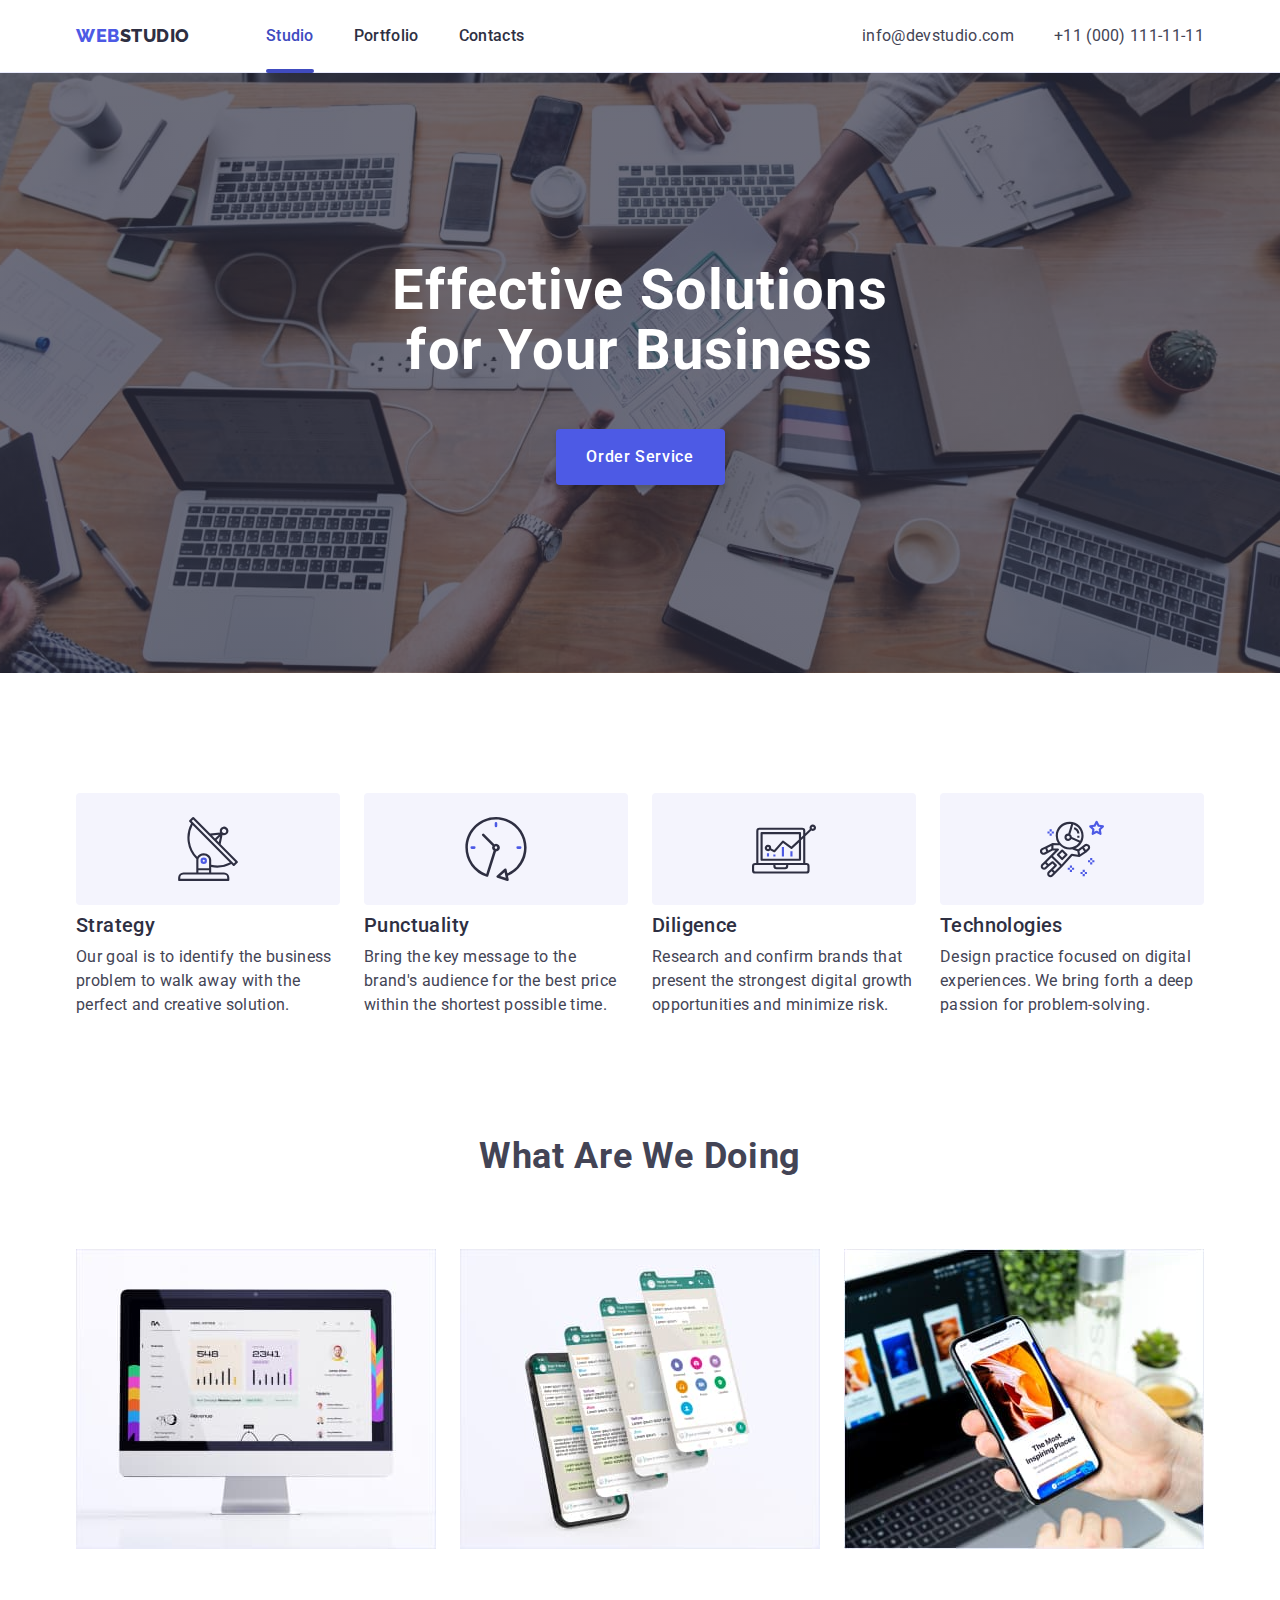
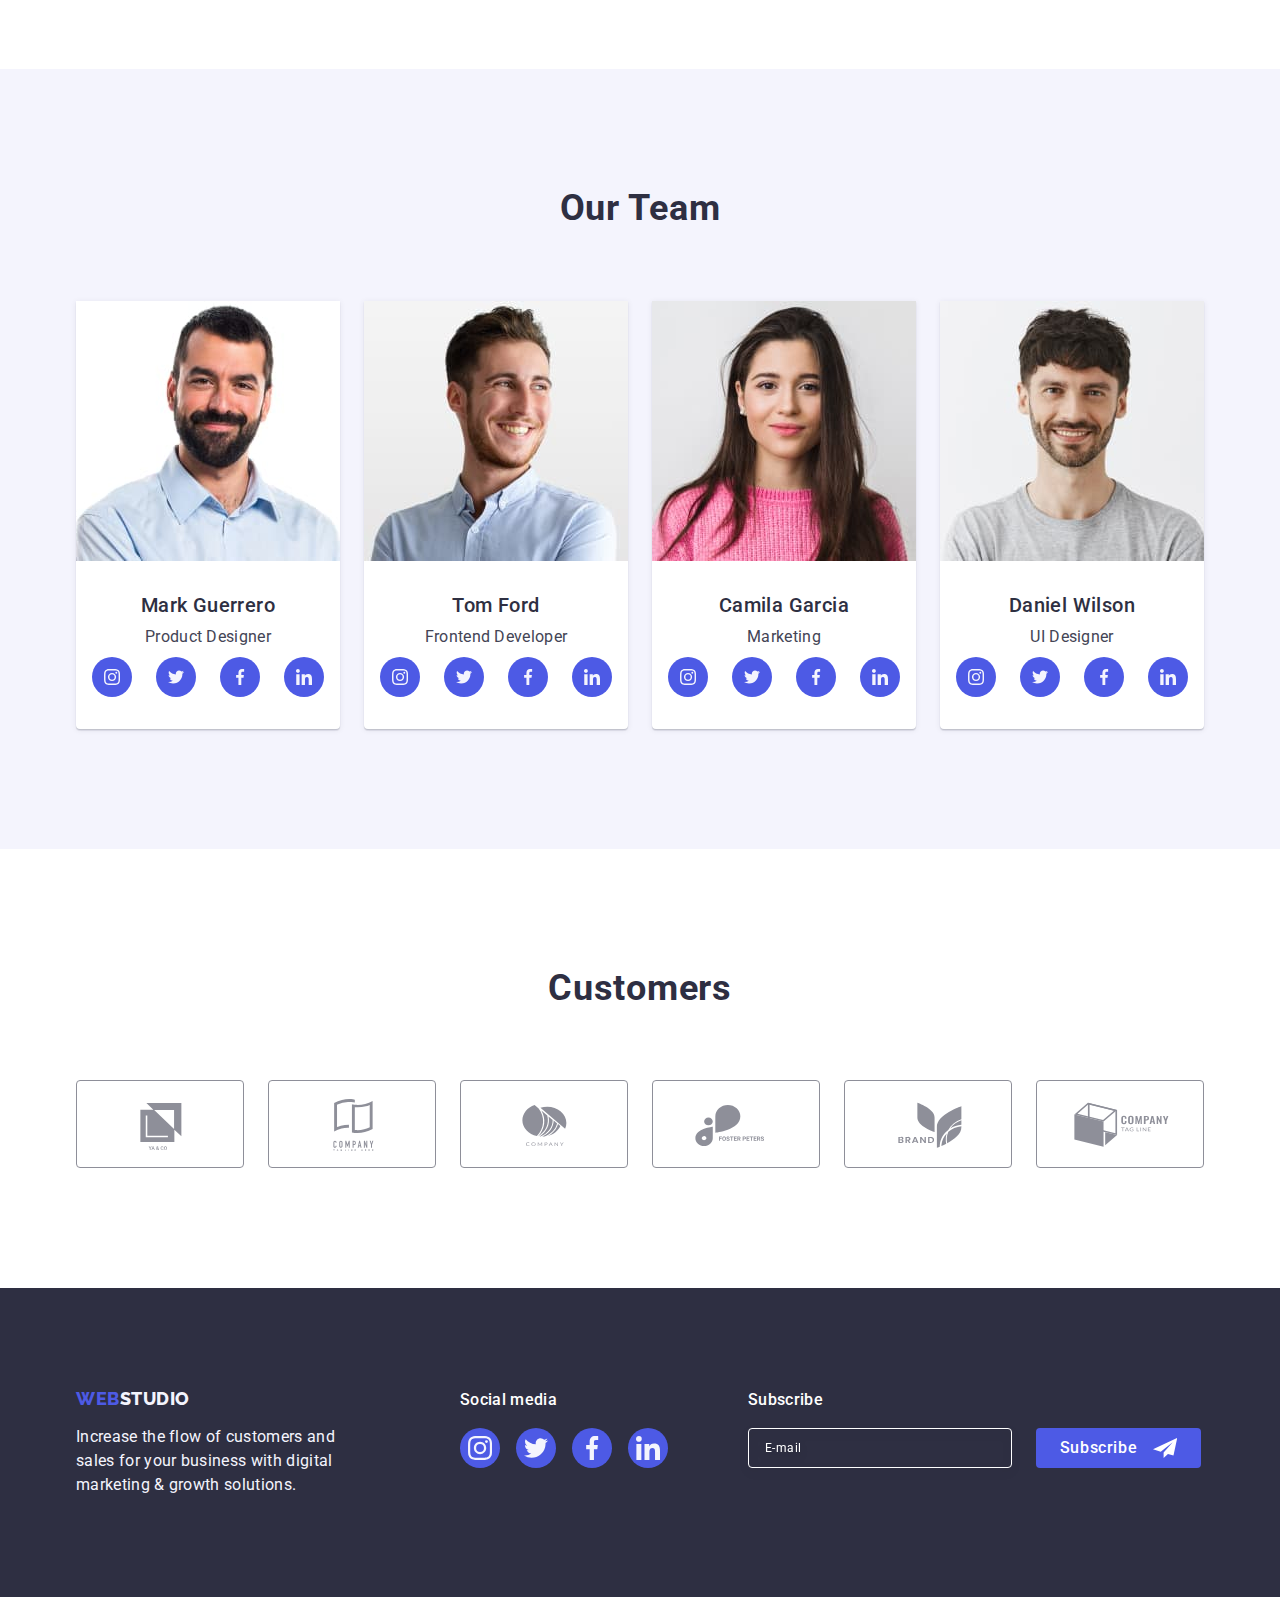
<file: index.html>
<!DOCTYPE html>
<html lang="en">
<head>
    <meta charset="UTF-8">
    <meta http-equiv="X-UA-Compatible" content="IE=edge">
    <meta name="viewport" content="width=device-width, initial-scale=1.0">
    <title>Web Studio</title>
    <link rel="stylesheet" href="https://cdnjs.cloudflare.com/ajax/libs/modern-normalize/1.1.0/modern-normalize.min.css">
    <link rel="preconnect" href="https://fonts.googleapis.com">
    <link rel="preconnect" href="https://fonts.gstatic.com" crossorigin>
    <link href="https://fonts.googleapis.com/css2?family=Raleway:wght@800&family=Roboto:wght@400;500;700;900&display=swap" rel="stylesheet">
    <link rel="stylesheet" href="./css/styles.css">
</head>
<body>
    <!-- header -->
    <header class="header-index">
        <div class="div-header container">
    <nav class="nav-header list">
        <a class="logo-web link" href="./index.html">Web<span class="logo-stu link">Studio</span></a>
    <ul class="menu list">
    <li><a class="menu-list current link" href="./index.html">Studio</a></li>
    <li><a class="menu-list link" href="./portfolio.html">Portfolio</a></li>
    <li><a class="menu-list link" href="">Contacts</a></li>
    </ul>
    </nav>
    <address class="contact">
        <ul class="contact-container list">
            <li><a class="contact-list link" href="mailto:info@devstudio.com">info@devstudio.com</a></li>
            <li><a class="contact-list link" href="tel:+110001111111">+11 (000) 111-11-11</a></li>
        </ul>
    </address>
    </div>
    </header>
    <!-- main -->
    <main>
        <!-- section 1 -->
    <section class="hero">
        <div class="hero-content container">
        <h1 class="title-index">Effective Solutions
        for Your Business</h1>
        <button class="order-btn" type="button" data-modal-open>Order Service</button>
        </div>
    </section>
        <!-- section 2 Features-->
    <section class="features-container"><div class="container">
        <h2 hidden class="hidden-features">Features</h2>
        <ul class="features-container-list list">
        <li class="firstlist-features-container">
            <div class="div-icon-features"><svg width="64" height="64">
                <use href="./images/icons.svg#icon-antena1"></use>
            </svg></div><h3 class="title-features">Strategy</h3>
        <p class="small-text">Our goal is to identify the business
        problem to walk away with the perfect and creative solution. </p></li>
        <li class="firstlist-features-container">
            <div class="div-icon-features"><svg width="64" height="64">
                <use href="./images/icons.svg#icon-clock1"></use>
        </svg></div><h3 class="title-features">Punctuality</h3>
        <p class="small-text">Bring the key message to the brand's audience for the best price within the shortest possible time.</p></li>
        <li class="firstlist-features-container">
            <div class="div-icon-features"><svg width="64" height="64">
                <use href="./images/icons.svg#icon-diagram1"></use>
        </svg></div><h3 class="title-features">Diligence</h3>
        <p class="small-text">Research and confirm brands that present the strongest digital growth opportunities and minimize risk.</p></li>
        <li class="firstlist-features-container">
            <div class="div-icon-features"><svg width="64" height="64">
                <use href="./images/icons.svg#icon-astronaut1"></use>
    </svg></div><h3 class="title-features">Technologies</h3>
        <p class="small-text">Design practice focused on digital experiences. We bring forth a deep passion for problem-solving.</p></li>
        </ul>
    </div>
    </section>
    <!-- section 3 What are we doing-->
        <section class="wawd-sec">
            <div class="container">
            <h2 class="wawd">What are we doing</h2>
            <ul class="wawd-list list">
        <li class="wawd-img"><img src="./images/rectangle.jpg" alt="monitor with statistics" width="360"/></li>
        <li class="wawd-img"><img src="./images/rectangle-71-1.jpg" alt="mobile browser tabs" width="360"/></li>
        <li class="wawd-img"><img src="./images/rectangle-71-2.jpg" alt="laptop and phone" width="360"/></li>
             </ul>
            </div>
        </section>

        <!-- section 4 Our Team-->
    <section class="our-team-sec">
        <div class="container">
        <h2 class="our-team">Our Team</h2>
        <ul class="our-team-list list">
        <li class="team-img team-li"><img src="./images/mark-guerrero.jpg" alt="bearded man in a shirt" width="264"/>
            <div class="name-position">
                <h3 class="title-name-team">Mark Guerrero</h3>
                <p class="small-text text-our-team">Product Designer</p>
                <ul class="social-network-list list">
                <li class="social-network-list-icon">
                    <a href="" class="link-icon">
                    <svg width="16" height="16" class="social-icons">
                    <use href="./images/icons.svg#icon-inst"></use>
                </svg></a></li>
                <li class="social-network-list-icon">
                    <a href="" class="link-icon">
                    <svg width="16" height="16" class="social-icons">
                    <use href="./images/icons.svg#icon-twitter"></use>
                </svg></a></li>
                <li class="social-network-list-icon">
                    <a href="" class="link-icon">
                    <svg width="16" height="16" class="social-icons">
                    <use href="./images/icons.svg#icon-facebook"></use>
                </svg></a></li>
                <li class="social-network-list-icon">
                    <a href="" class="link-icon">
                    <svg width="16" height="16" class="social-icons">
                    <use href="./images/icons.svg#icon-linkedin"></use>
                </svg></a></li></ul>
            </div>
        </li>
        <li class="team-img team-li"><img src="./images/tom-ford.jpg" alt="the man in the shirt is smiling" width="264"/>
            <div class="name-position">
            <h3 class="title-name-team">Tom Ford</h3>
            <p class="small-text text-our-team">Frontend Developer</p>
            <ul class="social-network-list list">
                <li class="social-network-list-icon">
                    <a href="" class="link-icon">
                    <svg width="16" height="16" class="social-icons">
                    <use href="./images/icons.svg#icon-inst"></use>
                </svg></a></li>
                <li class="social-network-list-icon">
                    <a href="" class="link-icon">
                    <svg width="16" height="16" class="social-icons">
                    <use href="./images/icons.svg#icon-twitter"></use>
                </svg></a></li>
                <li class="social-network-list-icon">
                    <a href="" class="link-icon">
                    <svg width="16" height="16" class="social-icons">
                    <use href="./images/icons.svg#icon-facebook"></use>
                </svg></a></li>
                <li class="social-network-list-icon">
                    <a href="" class="link-icon">
                    <svg width="16" height="16" class="social-icons">
                    <use href="./images/icons.svg#icon-linkedin"></use>
                </svg></a></li></ul>
        </div>
        </li>
        <li class="team-img team-li"><img src="./images/camila-garcia.jpg" alt="a girl in a pink sweater" width="264"/>
            <div class="name-position">
            <h3 class="title-name-team">Camila Garcia</h3>
            <p class="small-text text-our-team">Marketing</p>
            <ul class="social-network-list list">
                <li class="social-network-list-icon">
                    <a href="" class="link-icon">
                    <svg width="16" height="16" class="social-icons">
                    <use href="./images/icons.svg#icon-inst"></use>
                </svg></a></li>
                <li class="social-network-list-icon">
                    <a href="" class="link-icon">
                    <svg width="16" height="16" class="social-icons">
                    <use href="./images/icons.svg#icon-twitter"></use>
                </svg></a></li>
                <li class="social-network-list-icon">
                    <a href="" class="link-icon">
                    <svg width="16" height="16" class="social-icons">
                    <use href="./images/icons.svg#icon-facebook"></use>
                </svg></a></li>
                <li class="social-network-list-icon">
                    <a href="" class="link-icon">
                    <svg width="16" height="16" class="social-icons">
                    <use href="./images/icons.svg#icon-linkedin"></use>
                </svg></a></li></ul>
        </div>
        </li>
        <li class="team-img team-li"><img src="./images/daniel-wilson.jpg" alt="a man in a t-shirt" width="264"/>
            <div class="name-position">
            <h3 class="title-name-team">Daniel Wilson</h3>
            <p class="small-text text-our-team">UI Designer</p>
            <ul class="social-network-list list">
                <li class="social-network-list-icon">
                    <a href="" class="link-icon">
                    <svg width="16" height="16" class="social-icons">
                    <use href="./images/icons.svg#icon-inst"></use>
                </svg></a></li>
                <li class="social-network-list-icon">
                    <a href="" class="link-icon">
                    <svg width="16" height="16" class="social-icons">
                    <use href="./images/icons.svg#icon-twitter"></use>
                </svg></a></li>
                <li class="social-network-list-icon">
                    <a href="" class="link-icon">
                    <svg width="16" height="16" class="social-icons">
                    <use href="./images/icons.svg#icon-facebook"></use>
                </svg></a></li>
                <li class="social-network-list-icon">
                    <a href="" class="link-icon">
                    <svg width="16" height="16" class="social-icons">
                    <use href="./images/icons.svg#icon-linkedin"></use>
                </svg></a></li></ul>
        </div>
        </li>
        </ul>
    </div>
    </section>
    <!-- section 5 Customers -->
<section class="customers-sec">
<div class="container">
    <h2 class="our-team customers-title">Customers</h2>
    <ul class="customers-list list">
        <li class="customers-svg">
            <a href="#" class="svg-link">
            <svg class="svg-size" width="104" height="56">
            <use href="./images/icons.svg#icon-ya-co"></use>
        </svg></a></li>
        <li class="customers-svg">
            <a href="#" class="svg-link">
            <svg class="svg-size" width="104" height="56">
            <use href="./images/icons.svg#icon-company1"></use>
        </svg></a></li>
        <li class="customers-svg">
            <a href="#" class="svg-link">
            <svg class="svg-size" width="104" height="56">
            <use href="./images/icons.svg#icon-company2"></use>
        </svg></a></li>
        <li class="customers-svg">
            <a href="#" class="svg-link">
            <svg class="svg-size" width="104" height="56">
            <use href="./images/icons.svg#icon-foster-peters"></use>
        </svg></a></li>
        <li class="customers-svg">
            <a href="#" class="svg-link">
            <svg class="svg-size" width="104" height="56">
            <use href="./images/icons.svg#icon-brand"></use>
        </svg></a></li>
        <li class="customers-svg">
            <a href="#" class="svg-link">
            <svg class="svg-size" width="104" height="56">
            <use href="./images/icons.svg#icon-company3"></use>
        </svg></a></li>
    </ul>
</div>
</section>
</main>
<!-- footer -->
<footer class="footer-sec">
<div class="footer-container container">
    <div class="footer-main">
    <a class="logo-web-foot link" href="./index.html">Web<span class="logo-stu-foot link">Studio</span></a>
    <p class="small-footer-text">Increase the flow of customers and sales for your business with digital marketing & growth solutions.</p>
    </div>
<div>
    <p class="footer-social-media">Social media</p>
    <ul class="social-network-list-footer list">
        <li class="social-network-list-icon">
            <a href="" class="link-icon link-icon-footer">
            <svg width="24" height="24" class="social-icons">
            <use href="./images/icons.svg#icon-inst"></use>
        </svg></a></li>
        <li class="social-network-list-icon">
            <a href="" class="link-icon link-icon-footer">
            <svg width="24" height="24" class="social-icons">
            <use href="./images/icons.svg#icon-twitter"></use>
        </svg></a></li>
        <li class="social-network-list-icon">
            <a href="" class="link-icon link-icon-footer">
            <svg width="24" height="24" class="social-icons">
            <use href="./images/icons.svg#icon-facebook"></use>
        </svg></a></li>
        <li class="social-network-list-icon">
            <a href="" class="link-icon link-icon-footer">
            <svg width="24" height="24" class="social-icons">
            <use href="./images/icons.svg#icon-linkedin"></use>
        </svg></a></li></ul>
</div>
    <!-- footer form -->
    <div class="footer-form-container">
        <p class="footer-form-txt">Subscribe</p>
        <form class="footer-form">
            <label for="subscribe" class="footer-form-label">
                <input type="email" name="subscribe" id="subscribe" placeholder="E-mail" class="footer-form-label-input">
            </label>
            <button type="submit" class="sub-btn">Subscribe
                <svg width="24" height="24" class="sub-btn-svg">
                    <use href="./images/icons.svg#icon-telegram"></use>
                </svg>
            </button>
        </form>
    </div>
</div>
</footer>
<div class="backdrop is-hidden" data-modal>
    <div class="modal-window">
    <button type="button" class="modal-close-btn" data-modal-close>
        <svg class="modal-close-btn-icon" width="8" height="8">
            <use href="./images/icons.svg#icon-close"></use>
        </svg>
    </button>
    <p class="modal-title-txt">Leave your contacts and we will call you back</p>
    <form class="modal-form">
        <!-- name form -->
    <div class="modal-form-container">
            <label for="user-name" class="modal-form-area">Name
            </label>
        <div class="input-icon-container">
            <input type="text" name="user-name" id="user-name" class="modal-form-input" required pattern="[а-яА-ЯіІїЇa-zA-Z']+$">
            <svg class="modal-form-icon" width="18" height="24">
                <use href="./images/icons.svg#icon-name"></use>
            </svg>
        </div>
    </div>
        <!-- tel form -->
    <div class="modal-form-container">
            <label class="modal-form-area">Phone
            </label>
        <div class="input-icon-container">
            <input type="tel" name="Phone" id="phone" class="modal-form-input" required pattern="[0-9]{3}-[0-9]{3}-[0-9]{2}-[0-9]{2}" title="xxx-xxx-xx-xx">
            <svg class="modal-form-icon" width="18" height="24">
                <use href="./images/icons.svg#icon-phone"></use>
            </svg>
        </div>
    </div>
        <!-- email form -->
    <div class="modal-form-container">
            <label class="modal-form-area">Email
            </label>        
        <div class="input-icon-container">
            <input type="email" name="Email" id="email" class="modal-form-input" required>
            <svg class="modal-form-icon" width="18" height="24">
                <use href="./images/icons.svg#icon-email"></use>
            </svg>
        </div>
    </div>
    <!-- comment form -->
    <div class="input-icon-container-comment">
            <label class="modal-form-area" for="user-comment">Comment
            </label>        
        <textarea 
        id="user-comment"
        name="user-comment"
        class="modal-comment"
        placeholder="Text input"></textarea>
    </div>
    <!-- Privacy Policy form -->
    <div class="input-icon-container-pp">
            <input type="checkbox" id="user-privacy" value="true" name="user-privacy" class="modal-form-input-pp visually-hidden">
            <label class="modal-form-area" for="user-privacy">
                <span class="user-privacy-span">
                    <svg class="modal-form-icon-pp" width="10" height="8">
                        <use class="modal-form-check-icon" href="./images/icons.svg#icon-checkbox-click"></use>
                    </svg> 
                </span>
                I accept the terms and conditions of the <a href="" class="modal-txt-pp">Privacy Policy</a>
        </label>
    </div>
        <button type="submit" class="btn-modal-send">Send</button>
    </form>
    </div>
    </div>
<script src="./js/modal.js"></script>
</body>
</html>
</file>
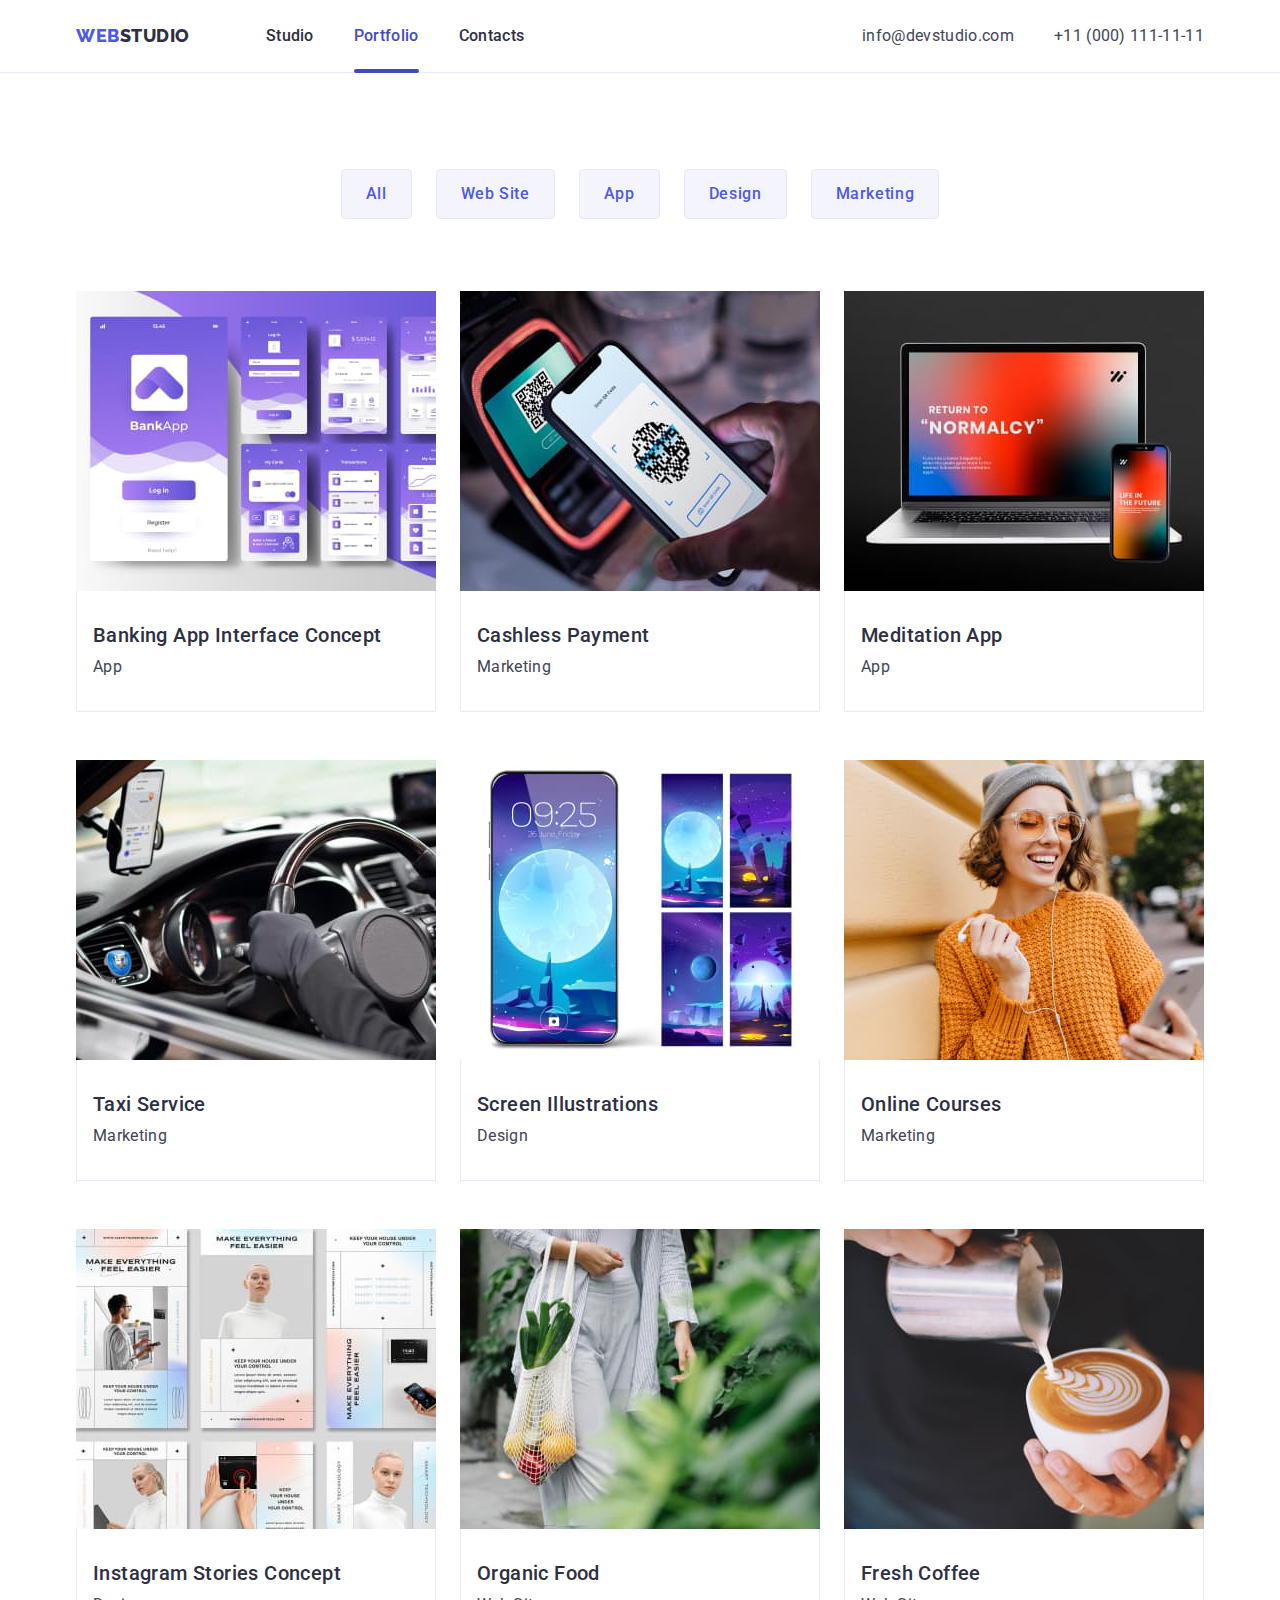
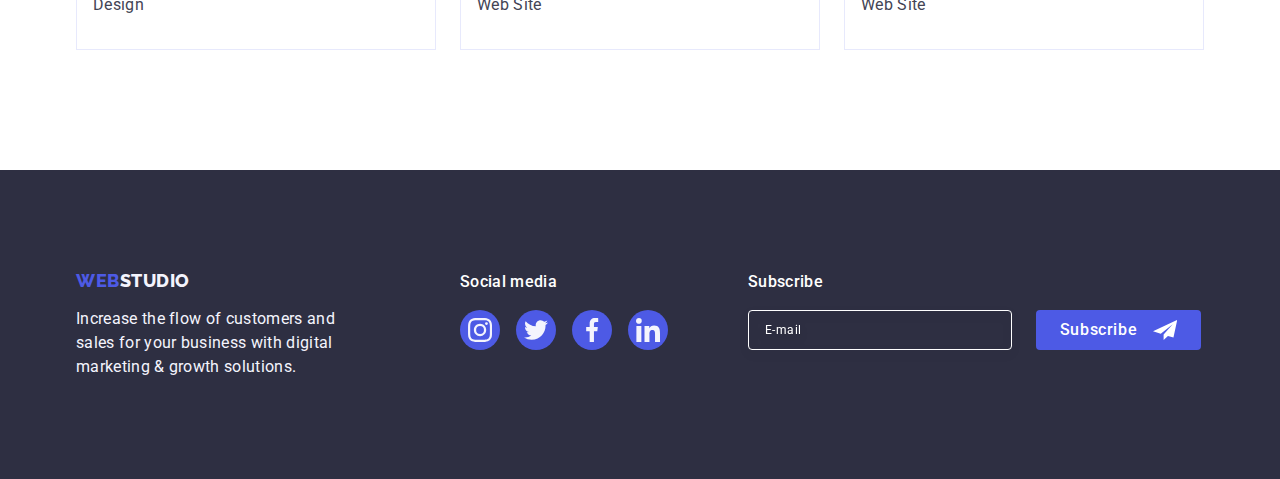
<file: portfolio.html>
<!DOCTYPE html>
<html lang="en">
<head>
    <meta charset="UTF-8">
    <meta http-equiv="X-UA-Compatible" content="IE=edge">
    <meta name="viewport" content="width=device-width, initial-scale=1.0">
    <title>Portfolio</title>
    <link rel="stylesheet" href="https://cdnjs.cloudflare.com/ajax/libs/modern-normalize/1.1.0/modern-normalize.min.css">
    <link rel="preconnect" href="https://fonts.googleapis.com">
    <link rel="preconnect" href="https://fonts.gstatic.com" crossorigin>
    <link href="https://fonts.googleapis.com/css2?family=Raleway:wght@800&family=Roboto:wght@400;500;700;900&display=swap" rel="stylesheet">
    <link rel="stylesheet" href="./css/styles.css">
</head>
<body>
    <!-- header -->
    <header class="header-portf">
        <div class="div-header-portf container">
        <nav class="nav-header list">
            <a class="logo-web link" href="./index.html">Web<span class="logo-stu link">Studio</span></a>
        <ul class="menu list">
        <li><a class="menu-list link" href="./index.html">Studio</a></li>
        <li><a class="menu-list current link" href="./portfolio.html">Portfolio</a></li>
        <li><a class="menu-list link" href="">Contacts</a></li>
        </ul>
        </nav>
        <address class="contact">
            <ul class="contact-container list">
                <li><a class="contact-list link" href="mailto:info@devstudio.com">info@devstudio.com</a></li>
                <li><a class="contact-list link" href="tel:+110001111111">+11 (000) 111-11-11</a></li>
            </ul>
        </address>
        </div>
        </header>

<!-- navigation buttons --> 
<main>
    <section class="projects-container list">
    <div class="container">
    <h1 class="title-portfolio" hidden>Our Projects</h1>
    <ul class="btn-list list">
    <li><button class="nav-btn" type="button">All</button></li>
    <li><button class="nav-btn" type="button">Web Site</button></li>
    <li><button class="nav-btn" type="button">App</button></li>
    <li><button class="nav-btn" type="button">Design</button></li>
    <li><button class="nav-btn" type="button">Marketing</button></li>
    </ul>

<!-- list 1 -->
<ul class="content-list-portfolio list">
    <li class="sec-port-img link">
    <a href="" class="link-display-block link">
        <div class="overlay-container">
            <img src="./images/portfolio/banking-app-interface-concept.jpg" alt="Banking App" width="360" height="300">
            <p class="overlay">14 Stylish and User-Friendly App Design Concepts · Task Manager App · Calorie Tracker App · Exotic Fruit Ecommerce App · Cloud Storage App</p>
        </div>
        <div class="div-content">
        <h2 class="title-portfolio">Banking App Interface Concept</h2>
        <p class="small-text">App</p>
    </div>
    </a>
    </li>
    <li class="sec-port-img link">
    <a href="" class="link-display-block link">
        <div class="overlay-container">
            <img src="./images/portfolio/cashless-payment.jpg" alt="use a QR code" width="360" height="300">
            <p class="overlay">14 Stylish and User-Friendly App Design Concepts · Task Manager App · Calorie Tracker App · Exotic Fruit Ecommerce App · Cloud Storage App</p>
        </div>
        <div class="div-content">
        <h2 class="title-portfolio">Cashless Payment</h2>
        <p class="small-text">Marketing</p>
    </div>
    </a>
    </li>
    <li class="sec-port-img link">
    <a href="" class="link-display-block link">
        <div class="overlay-container">
            <img src="./images/portfolio/meditation-app.jpg" alt="laptop and smartphone with the same image" width="360" height="300">
            <p class="overlay">14 Stylish and User-Friendly App Design Concepts · Task Manager App · Calorie Tracker App · Exotic Fruit Ecommerce App · Cloud Storage App</p>
        </div>
        <div class="div-content">
        <h2 class="title-portfolio">Meditation App</h2>
        <p class="small-text">App</p>
    </div>
    </a>
    </li>

<!-- list 2 -->

    <li class="sec-port-img link">
    <a href="" class="link-display-block link">
        <div class="overlay-container">
            <img src="./images/portfolio/taxi-service.jpg" alt="driving a car" width="360" height="300">
            <p class="overlay">14 Stylish and User-Friendly App Design Concepts · Task Manager App · Calorie Tracker App · Exotic Fruit Ecommerce App · Cloud Storage App</p>
        </div>
        <div class="div-content">
        <h2 class="title-portfolio">Taxi Service</h2>
        <p class="small-text">Marketing</p>
    </div>
        </a>
        </li>
    <li class="sec-port-img link">
    <a href="" class="link-display-block link">
        <div class="overlay-container">
            <img src="./images/portfolio/screen-illustrations.jpg" alt="phone theme" width="360" height="300">
            <p class="overlay">14 Stylish and User-Friendly App Design Concepts · Task Manager App · Calorie Tracker App · Exotic Fruit Ecommerce App · Cloud Storage App</p>
        </div>
        <div class="div-content">
        <h2 class="title-portfolio">Screen Illustrations</h2>
        <p class="small-text">Design</p>
    </div>
        </a>
        </li>
    <li class="sec-port-img link">
    <a href="" class="link-display-block link">
        <div class="overlay-container">
            <img src="./images/portfolio/online-courses.jpg" alt="a girl in a sweater smiles and looks at the phone" width="360" height="300">
            <p class="overlay">14 Stylish and User-Friendly App Design Concepts · Task Manager App · Calorie Tracker App · Exotic Fruit Ecommerce App · Cloud Storage App</p>
        </div>
        <div class="div-content">
        <h2 class="title-portfolio">Online Courses</h2>
        <p class="small-text">Marketing</p>
    </div>
        </a>
        </li>

<!-- list 3 -->
    <li class="sec-port-img link">
        <a href="" class="link-display-block link">
        <div class="overlay-container">
            <img src="./images/portfolio/iInstagram-stories-concept.jpg" alt="concept app tabs" width="360" height="300">
            <p class="overlay">14 Stylish and User-Friendly App Design Concepts · Task Manager App · Calorie Tracker App · Exotic Fruit Ecommerce App · Cloud Storage App</p>
        </div>
        <div class="div-content">
        <h2 class="title-portfolio">Instagram Stories Concept</h2>
        <p class="small-text">Design</p>
    </div>
    </a>
    </li>
    <li class="sec-port-img link">
        <a href="" class="link-display-block link">
        <div class="overlay-container">
            <img src="./images/portfolio/organic-food.jpg" alt="girl with a bag of vegetables" width="360" height="300">
            <p class="overlay">14 Stylish and User-Friendly App Design Concepts · Task Manager App · Calorie Tracker App · Exotic Fruit Ecommerce App · Cloud Storage App</p>
        </div>
        <div class="div-content">
        <h2 class="title-portfolio">Organic Food</h2>
        <p class="small-text">Web Site</p>
    </div>
    </a>
    </li>
    <li class="sec-port-img link">
        <a href="" class="link-display-block link">
        <div class="overlay-container">
            <img src="./images/portfolio/fresh-coffee.jpg" alt="barista makes coffee" width="360" height="300">
            <p class="overlay">14 Stylish and User-Friendly App Design Concepts · Task Manager App · Calorie Tracker App · Exotic Fruit Ecommerce App · Cloud Storage App</p>
        </div>    
        <div class="div-content">
        <h2 class="title-portfolio">Fresh Coffee</h2>
        <p class="small-text">Web Site</p>
    </div>
    </a>
    </li>
</ul>
</div>
</section>
</main>

<!-- footer -->
<footer class="footer-sec">
    <div class="footer-container container">
        <div class="footer-main">
        <a class="logo-web-foot link" href="./index.html">Web<span class="logo-stu-foot link">Studio</span></a>
        <p class="small-footer-text">Increase the flow of customers and sales for your business with digital marketing & growth solutions.</p>
        </div>
    <div>
        <p class="footer-social-media">Social media</p>
        <ul class="social-network-list-footer list">
            <li class="social-network-list-icon">
                <a href="" class="link-icon link-icon-footer">
                <svg width="24" height="24" class="social-icons">
                <use href="./images/icons.svg#icon-inst"></use>
            </svg></a></li>
            <li class="social-network-list-icon">
                <a href="" class="link-icon link-icon-footer">
                <svg width="24" height="24" class="social-icons">
                <use href="./images/icons.svg#icon-twitter"></use>
            </svg></a></li>
            <li class="social-network-list-icon">
                <a href="" class="link-icon link-icon-footer">
                <svg width="24" height="24" class="social-icons">
                <use href="./images/icons.svg#icon-facebook"></use>
            </svg></a></li>
            <li class="social-network-list-icon">
                <a href="" class="link-icon link-icon-footer">
                <svg width="24" height="24" class="social-icons">
                <use href="./images/icons.svg#icon-linkedin"></use>
            </svg></a></li></ul>
    </div>
    <!-- footer form -->
    <div class="footer-form-container">
        <p class="footer-form-txt">Subscribe</p>
        <form class="footer-form">
            <label for="subscribe" class="footer-form-label">
                <input type="email" name="subscribe" id="subscribe" placeholder="E-mail" class="footer-form-label-input">
            </label>
            <button type="submit" class="sub-btn">Subscribe
                <svg width="24" height="24" class="sub-btn-svg">
                    <use href="./images/icons.svg#icon-telegram"></use>
                </svg>
            </button>
        </form>
    </div>
    </div>
    </footer>
</body>
</html>
</file>
<file: css/styles.css>
:root {
    --main-font-family: 'Roboto', sans-serif;
    --secondary-font-family: 'Raleway', sans-serif;
}
h1,h2,h3,h4,h5,h6,p {
    margin: 0;
}
ul {margin: 0;
    padding: 0;
}

.container {
    width: 1158px;
    margin: 0 auto;
    padding: 0 15px 0 15px;
}
.header-index {
    border-bottom: 1px solid #e7e9fc;
    box-shadow: 0px 2px 1px rgba(46, 47, 66, 0.08), 0px 1px 1px rgba(46, 47, 66, 0.16), 0px 1px 6px rgba(46, 47, 66, 0.08); 
}
.div-header {
    display: flex;
    align-items: center;
}
.header-portf {
    border-bottom: 1px solid #e7e9fc
}
.div-header-portf {
    display: flex;
    align-items: center;
}
/* body */
body {font-family:var(--main-font-family);
    color: #434455;
    background-color:#FFFFFF;
}
/* def settings */
.link {text-decoration: none;
}
.list {text-decoration: none;
    padding-left: 0;
    margin: 0;

}

.contact {font-style: normal;
margin-left: auto;}
img {display: block}

/* hero */
.hero {background-color: #2e2f42;
    background-image: linear-gradient(rgba(46, 47, 66, 0.7), rgba(46, 47, 66, 0.7)),
    url(../images/people-office-1.jpg);
    background-repeat: no-repeat;
    background-size: cover;
    padding: 188px 0;
    max-width: 1440px;
    margin: 0 auto;
    background-position: center;
}
/*  max-width: 1440px;
    margin: 0 auto; ??? */

    
.hero-content 

.title-index {
    font-family: var(--main-font-family);
    font-weight: 700; 
    font-size: 56px;
    line-height: 1.07;
    letter-spacing: 0.02em;
    color: #FFFFFF;
    text-align: center;
    margin-left: auto;
    margin-right: auto;
    /* background-color: #2E2F42; */
    max-width: 496px;
    margin-bottom: 48px;
}

    /* contacts */
    .contact-list {
    font-family: var(--main-font-family);
    font-style: normal;
    font-weight: 400;
    font-size: 16px;
    line-height: 1.5;
    letter-spacing: 0.02em;
    color: #434455;
    transition: color 250ms cubic-bezier(0.4, 0, 0.2, 1);
    }
    .contact-list:hover,
    .contact-list:focus {
        color: #404BBF;}

    /* menu list */

    .link-display-block {
        display: block;
        position: relative;
        width: 100%;
        height: 100%;
        transition: box-shadow 250ms cubic-bezier(0.4, 0, 0.2, 1);
    }
    
    .link-display-block:hover,
    .link-display-block:focus {
        box-shadow: 0px 1px 6px rgba(46, 47, 66, 0.08), 0px 1px 1px rgba(46, 47, 66, 0.16), 0px 2px 1px rgba(46, 47, 66, 0.08);
    }
    
    .menu {display: flex;
        gap: 40px;
        margin: 0;
        padding: 0;
    }
    .list {
        list-style: none;
        margin: 0;
        padding: 0;
    }

    .menu-list {
    font-family: var(--main-font-family);
    font-weight: 500;
    font-size: 16px;
    line-height: 1.5;
    letter-spacing: 0.02em;
    color: #2E2F42;
    padding: 24px 0;
    display: block;
    transition: color 250ms cubic-bezier(0.4, 0, 0.2, 1);
    position: relative;
    /* color: #404bbf; */
}


.current {
    position: relative;
    color: #404bbf;
}
.current::after {
    content: '';
    position: absolute;
    left: 0;
    bottom: -1px;
    height: 4px;
    background-color: #404bbf;
    border-radius: 2px;
    width: 100%;
}

.menu-list:hover,
.menu-list:focus {
    color: #404BBF;
}
.nav-header {
    display: flex;
    align-items: center;
}
.contact-container {
    display: flex;
    gap: 40px;
}
/* order-btn, nav-btn */

.btn-list {
    display: flex;
    justify-content: center;
    gap: 24px;
    margin-bottom: 72px;
}

.order-btn {
font-family: var(--main-font-family);
font-weight: 500;
font-size: 16px;
line-height: 1.5;
display: block;
margin-left: auto;
margin-right: auto;
align-items: center;
letter-spacing: 0.04em;
color: #FFFFFF;
background-color: #4D5AE5;
box-shadow: 0px 4px 4px rgba(0, 0, 0, 0.15);
border-radius: 4px;
cursor: pointer;
border: 0;
min-width: 169px;
height: 56px;
border: none;
border-radius: 4px;
transition: background-color 250ms cubic-bezier(0.4, 0, 0.2, 1);
}

.order-btn:hover {background-color: #404BBF;}
.order-btn:focus {background-color: #404BBF;}

/* nav btn */
.nav-btn {
font-family: var(--main-font-family);
font-weight: 500;
font-size: 16px;
line-height: 1.5;
display: flex;
align-items: center;
letter-spacing: 0.04em;
background-color:#F4F4FD;
color: #4D5AE5;
cursor: pointer;
border: 0;
border-radius: 4px;
padding: 12px 24px;
border: 1px solid #e7e9fc;
transition: color 250ms cubic-bezier(0.4, 0, 0.2, 1), background-color 250ms cubic-bezier(0.4, 0, 0.2, 1), border-color 250ms cubic-bezier(0.4, 0, 0.2, 1), box-shadow 250ms cubic-bezier(0.4, 0, 0.2, 1);
}

.nav-btn:hover {
    box-shadow: 0px 3px 1px rgba(0, 0, 0, 0.1), 0px 2px 1px rgba(0, 0, 0, 0.08), 0px 2px 2px rgba(0, 0, 0, 0.12);
    border-radius: 0px 0px 4px 4px;
    background: #404BBF;
    color: #FFFFFF;
    border-radius: 4px;
    border: 1px solid transparent;
}

.nav-btn:focus {
    box-shadow: 0px 3px 1px rgba(0, 0, 0, 0.1), 0px 2px 1px rgba(0, 0, 0, 0.08), 0px 2px 2px rgba(0, 0, 0, 0.12);
    border-radius: 0px 0px 4px 4px;
    background: #404BBF;
    color: #FFFFFF;
    border-radius: 4px;
    border: 1px solid transparent;
}

/* content-list-portfolio */
.content-list-portfolio {
    display: flex;
    flex-wrap: wrap;
    column-gap: 24px;
    row-gap: 48px;
}
/* portfolio ul > li > div */
.div-content {
    padding: 32px 16px;
    border: 1px solid #e7e9fc;
    border-top: none;
}

/* sec2 */

.div-icon-features {
    display: flex;
    align-items: center;
    justify-content: center;
    height: 112px;
    background-color: #f4f4fd;
    border-radius: 4px;
    margin-bottom: 8px;
}

.hidden-features {
    color:#2e2f42;
    margin-bottom: 8px;
}
.features-container {
    padding: 120px 0;
}
.features-container-list {
    display: flex;
    gap: 24px;}
.firstlist-features-container {
    width: calc((100% - 72px) / 4);
}

/* h3 What are we doing */
.wawd {
    font-family: var(--main-font-family);
    font-weight: 700;
    font-size: 36px;
    line-height: 1.11;
    letter-spacing: 0.02em;
    text-transform: capitalize;
    text-align: center;
   
    margin-bottom: 72px;
}
.wawd-list {
    display: flex;
    gap: 24px;
}
.wawd-sec {
    padding-bottom: 120px;

}
.wawd-img {
    display: flex;
    gap: 24px;
    width: 464px;
}

/* sec4 Our Team */

.link-icon {
    width: 100%;
    height: 100%;
    background-color:#4d5ae5;
    border-radius: 50%;
    display: flex;
    align-items: center;
    justify-content: center;
    transition: background-color 250ms cubic-bezier(0.4, 0, 0.2, 1);
}
.link-icon:hover {background-color: #404bbf;} 
.link-icon:focus {background-color: #404bbf;}

.social-icons {
fill: #f4f4fd;
}

.name-position {
    padding: 32px 0;
}

.social-network-list {
    display: flex;
    justify-content: center;
    gap: 24px;
} 

.social-network-list-icon {
    width: 40px;
    height: 40px;
}

.title-name-team {
    font-weight: 500;
    font-size: 20px;
    line-height: 1.2;
    letter-spacing: 0.02em;
    color: #2e2f42;
    text-align: center;
    margin-bottom: 8px;

}
.our-team {
    font-family: var(--main-font-family);
    font-weight: 700;
    font-size: 36px;
    line-height: 1.11;
    letter-spacing: 0.02em;
    text-transform: capitalize;
    text-align: center;
    color: #2e2f42;
    margin-bottom: 72px;
}
.our-team-sec {
    background-color: #F4F4FD;
    padding: 120px 0;
}
.team-img {
    background-color: #FFFFFF;
    box-shadow: 0px 1px 6px rgba(46, 47, 66, 0.08), 0px 1px 1px rgba(46, 47, 66, 0.16), 0px 2px 1px rgba(46, 47, 66, 0.08);
    border-radius: 0px 0px 4px 4px;

}
.our-team-list {
    display: flex;
    gap: 24px;
    
}
/* customers-sec5 */
.customers-sec {
    padding-top: 120px;
    padding-bottom: 120px;
}

.svg-link {
    width: 100%;
    height: 100%;
    border: 1px solid #8e8f99;
    border-radius: 4px;
    display: flex;
    align-items: center;
    justify-content: center;
    color: #8e8f99;
    transition: border-color 250ms cubic-bezier(0.4, 0, 0.2, 1),
    color 250ms cubic-bezier(0.4, 0, 0.2, 1);
}

.svg-link:hover,
.svg-link:focus {
    border-color: #404BBF;
    color: #404BBF;
}

.svg-size {
    width: 104px;
    height: 56px;
    fill: currentColor;
}

.customers-svg {
    width: calc((100% - 120px) / 6);
    height: 88px;
}

.customers-list {
    display: flex;
    justify-content: center;
    width: 1128px;
    gap: 24px;
}

.customers-title {
    margin-bottom: 72px;
    line-height: 1.1;
}

.team-li {
    border-radius: 0px 0px 4px 4px;
    /* padding: 32px 0; */
}
/* h2 */
.title-features {
    font-family: var(--main-font-family);
    font-weight: 500;
    font-size: 20px;
    line-height: 1.2;
    letter-spacing: 0.02em;
    color:#2e2f42;
    margin-bottom: 8px;
}
/* small-text p */
.small-text {
    font-family: var(--main-font-family);
    font-size: 16px;
    line-height: 1.5;
    letter-spacing: 0.02em;
    color: #434455;
    }     
.small-footer-text {
    font-family: var(--main-font-family);
    font-size: 16px;
    line-height: 1.5;
    letter-spacing: 0.02em;
    color: #F4F4FD;
    max-width: 264px;
}

.text-our-team {
    text-align: center;
    margin: 0;
    margin-bottom: 8px;
}
/* logo */
.logo-web {
font-family: "Raleway", sans-serif;
font-style: normal;
font-weight: 800;
font-size: 18px;
line-height: 1.17;
display: flex;
align-items: center;
letter-spacing: 0.03em;
text-transform: uppercase;
text-decoration: none;
color: #4D5AE5;
margin-right: 76px;
}
.logo-stu {
font-family: 'Raleway', sans-serif;
font-style: normal;
font-weight: 800;
font-size: 18px;
line-height: 1.17;
display: flex;
align-items: center;
letter-spacing: 0.03em;
text-transform: uppercase;
text-decoration: none;
color: #2E2F42;
}

/* port-img */
.sec-port-img link {
font-family: var(--main-font-family);
font-weight: 500;
font-size: 20px;
line-height: 1.2;
letter-spacing: 0.02em;
width: calc((1440px - 48px) / 3);
}
.sec-port-img:hover {box-shadow: 0px 1px 6px rgba(46, 47, 66, 0.08), 0px 1px 1px rgba(46, 47, 66, 0.16), 0px 2px 1px rgba(46, 47, 66, 0.08);
    border-radius: 0px 0px 4px 4px;}

/* title-portfolio */
.title-portfolio {
    font-weight: 500;
    font-size: 20px;
    line-height: 1.2;
    letter-spacing: 0.02em;
    color: #2e2f42;
    margin-bottom: 8px;
}

.projects-container {
    padding: 96px 0 120px;
}

/* footer */

.footer-sec {
    background-color: #2E2F42;
    padding: 100px 0;
}
.logo-web-foot {
    font-family: 'Raleway', sans-serif;
font-style: normal;
font-weight: 800;
font-size: 18px;
line-height: 1.17;
align-items: center;
letter-spacing: 0.03em;
text-transform: uppercase;
text-decoration: none;
color: #4D5AE5;
display: inline-block;
margin-bottom: 16px;
margin-right: 76px;
}
.logo-stu-foot {
    font-family: 'Raleway', sans-serif;
    font-style: normal;
    font-weight: 800;
    font-size: 18px;
    line-height: 1.17; 
    align-items: center;
    letter-spacing: 0.03em;
    text-transform: uppercase;
    text-decoration: none;
    color: #F4F4FD;
}
.footer-container {
    display: flex;
    align-items: baseline;
}

.footer-main {
    margin-right: 120px;
}

.footer-social-media {
    font-weight: 500;
    font-size: 16px;
    line-height: 1.5;
    letter-spacing: 0.02em;
    color: #FFFFFF;
    margin-bottom: 16px;
}

.social-network-list-footer {
    display: flex;
    justify-content: center;
    gap: 16px;
}

.link-icon-footer:hover, 
.link-icon-footer:focus {
    background-color: #31d0aa;
}
/* =================== footer form ===================*/
.footer-form-container {
    margin-left: 80px;
}

.footer-form-txt {
    margin-bottom: 16px;
    font-weight: 500;
    font-size: 16px;
    line-height: 1.5;
    letter-spacing: 0.02em;
    color: #ffffff;
}

.footer-form {
    display: flex;
}

.footer-form-label {
    margin-right: 24px;
}

.footer-form-label-input {
    width: 264px;
    height: 40px;
    border: 1px solid #ffffff;
    background-color: transparent;
    font-size: 12px;
    line-height: 1.5;
    letter-spacing: 0.04em;
    padding-left: 16px;
    filter: drop-shadow(0px 4px 4px rgba(0, 0, 0, 0.15));
    border-radius: 4px;
    color: #ffffff;
}

::placeholder {
    color: #ffffff; 
}

.sub-btn {
    min-width: 165px;
    height: 40px;
    display: flex;
    justify-content: center;
    align-items: center;
    font-family:var(--main-font-family);
    font-size: 16px;
    font-weight: 500;
    line-height: 1.5;
    letter-spacing: 0.04em;
    color: #ffffff;
    cursor: pointer;
    background-color: #4D5AE5;
    border: none;
    border-radius: 4px;
}

.sub-btn:hover, .sub-btn:focus {
    background: #404BBF;
}

.sub-btn-svg {
    margin-left: 16px;
    fill: #FFFFFF;
}

.overlay {
    position: absolute;
    top: 0;
    font-size: 16px;
    line-height: 1.5;
    letter-spacing: 0.02em;
    color: #F4F4FD;
    padding: 40px 32px;
    background-color: #4D5AE5;
    height: 100%;
    transform: translateY(100%);
    transition: transform 250ms cubic-bezier(0.4, 0, 0.2, 1);
}


.link-display-block:hover .overlay{
    transform: translateY(0%);
}
.link-display-block:focus .overlay{
    transform: translateY(0%);
}

.sec-port-img:hover .overlay {
    transform: translate(0, 0);
}

.overlay-container {
    position: relative;
    overflow: hidden;
}
/* Modal */
.backdrop {
    position: fixed;
    top: 0;
    left: 0;
    /* z-index: 100; */
    width: 100%;
    height: 100%;
    background: rgba(46, 47, 66, 0.4);
    transition: opacity 250ms cubic-bezier(0.4, 0, 0.2, 1), visibility 250ms cubic-bezier(0.4, 0, 0.2, 1);
}

.backdrop.is-hidden {
    opacity: 0;
    visibility: hidden;
    pointer-events: none;

}

.modal-window {
    position: absolute;
    width: 408px;
    min-height: 576px;
    background: #FCFCFC;
    top: 50%;
    left: 50%;
    transform: translate(-50%, -50%);
    box-shadow: 0px 1px 1px rgba(0, 0, 0, 0.14), 0px 1px 3px rgba(0, 0, 0, 0.12), 0px 2px 1px rgba(0, 0, 0, 0.2);
    border-radius: 4px;
    transition: transform 250ms cubic-bezier(0.4, 0, 0.2, 1);
}

.modal-close-btn-icon {
    left: 16px;
    color: #2E2F42;
    transition: fill 250ms cubic-bezier(0.4, 0, 0.2, 1);
}

.modal-form-icon {
    position: absolute;
    left: 16px;
    top: 50%;
    transform: translateY(-50%);
    color: #2E2F42;
    transition: fill 250ms cubic-bezier(0.4, 0, 0.2, 1);
}

.modal-form-icon-pp {
    color: #2E2F42;
    transition: fill 250ms cubic-bezier(0.4, 0, 0.2, 1);
}


.modal-close-btn {
    position: absolute;
    top: 24px;
    right: 24px;
    width: 24px;
    height: 24px;
    border-radius: 50%;
    display: flex;
    align-items: center;
    justify-content: center;
    background-color: #e7e9fc;
    border: 1px solid rgba(0, 0, 0, 0.1); 
    padding: 0;
    cursor: pointer;
    transition: background-color 250ms cubic-bezier(0.4, 0, 0.2, 1), border 250ms cubic-bezier(0.4, 0, 0.2, 1); 
}

.modal-close-btn:hover,
.modal-close-btn:focus {
    background-color: #404bbf;
    border: none;
    fill: #ffffff
}

.modal-window {
    padding: 72px 24px 24px 24px;
}

.modal-form-container {
    margin-bottom: 8px;
}

.small-modal-container {
    display: block;
    position: relative;
}

.modal-form {
    display: flex;
    flex-direction: column;
}

.modal-form-area {
    font-size: 12px;
    line-height: 1.17;
    letter-spacing: 0.04em;
    color: #8e8f99;
    display: block;
    margin-bottom: 4px;
}

.input-icon-container {
    position: relative;
    margin-bottom: 8px;
}

.input-icon-container-comment {
    margin-bottom: 16px;

}

.modal-form-input {
    width: 100%;
    height: 40px;
    border: 1px solid rgba(46, 47, 66, 0.4);
    border-radius: 4px;
    background-color: transparent;
    padding-left: 38px;
    outline: transparent;
    transition: border-color 250ms cubic-bezier(0.4, 0, 0.2, 1);
}
.modal-form-input:focus {
    border-color: #4D5AE5;
}

.modal-form-input:focus + .modal-form-icon {
    fill: #4D5AE5;
}



.modal-title-txt {
    font-weight: 500;
    font-size: 16px;
    line-height: 1.5;
    text-align: center;
    letter-spacing: 0.02em;
    color:#2E2F42;
    margin-bottom: 16px;
}

.modal-txt-pp {
    font-size: 12px;
    line-height: 1.17;
    letter-spacing: 0.04em;
    color:#4d5ae5;
    
}

.btn-modal-send {
    display: block;
    min-width: 169px;
    height: 56px;
    font-family:var(--main-font-family);
    font-size: 16px;
    font-weight: 500;
    line-height: 1.5;
    letter-spacing: 0.04em;
    color: #ffffff;
    cursor: pointer;
    background-color: #4D5AE5;
    border: none;
    border-radius: 4px;
    transition: background-color 250ms cubic-bezier(0.4, 0, 0.2, 1);
    margin: 0 auto;
}

.btn-modal-send:hover,
.btn-modal-send:focus {
    background-color: #404BBF;
}

.modal-comment {
    resize: none;
    padding: 8px 16px;
    width: 100%;
    height: 120px;
    font-size: 12px;
    line-height: 1.17;
    letter-spacing: 0.04em;
    color: rgba(46, 47, 66, 0.4);
    border: 1px solid rgba(46, 47, 66, 0.2);
    border-radius: 4px;
    background-color: transparent;
    outline: transparent;
    transition: border-color 250ms cubic-bezier(0.4, 0, 0.2, 1);
}

.modal-comment:focus {
    border-color: #4D5AE5;
}

.input-icon-container-pp {
    margin-bottom: 24px;
}


.modal-form-input-pp:checked + .modal-form-area > .user-privacy-span {
    background-color:#404bbf;
    border: none;
    fill:#ffffff;
    border-color:#404bbf;
}

.visually-hidden {
  position: absolute;
  width: 1px;
  height: 1px;
  margin: -1px;
  border: 0;
  padding: 0;
  white-space: nowrap;
  clip-path: inset(100%);
  clip: rect(0 0 0 0);
  overflow: hidden;
}

.user-privacy-span {
    width: 16px;
    height: 16px;
    border: 1px solid rgba(46, 47, 66, 0.4);
    border-radius: 2px;
    display: inline-flex;
    align-items: center;
    justify-content: center;
    fill: transparent;
}
</file>
